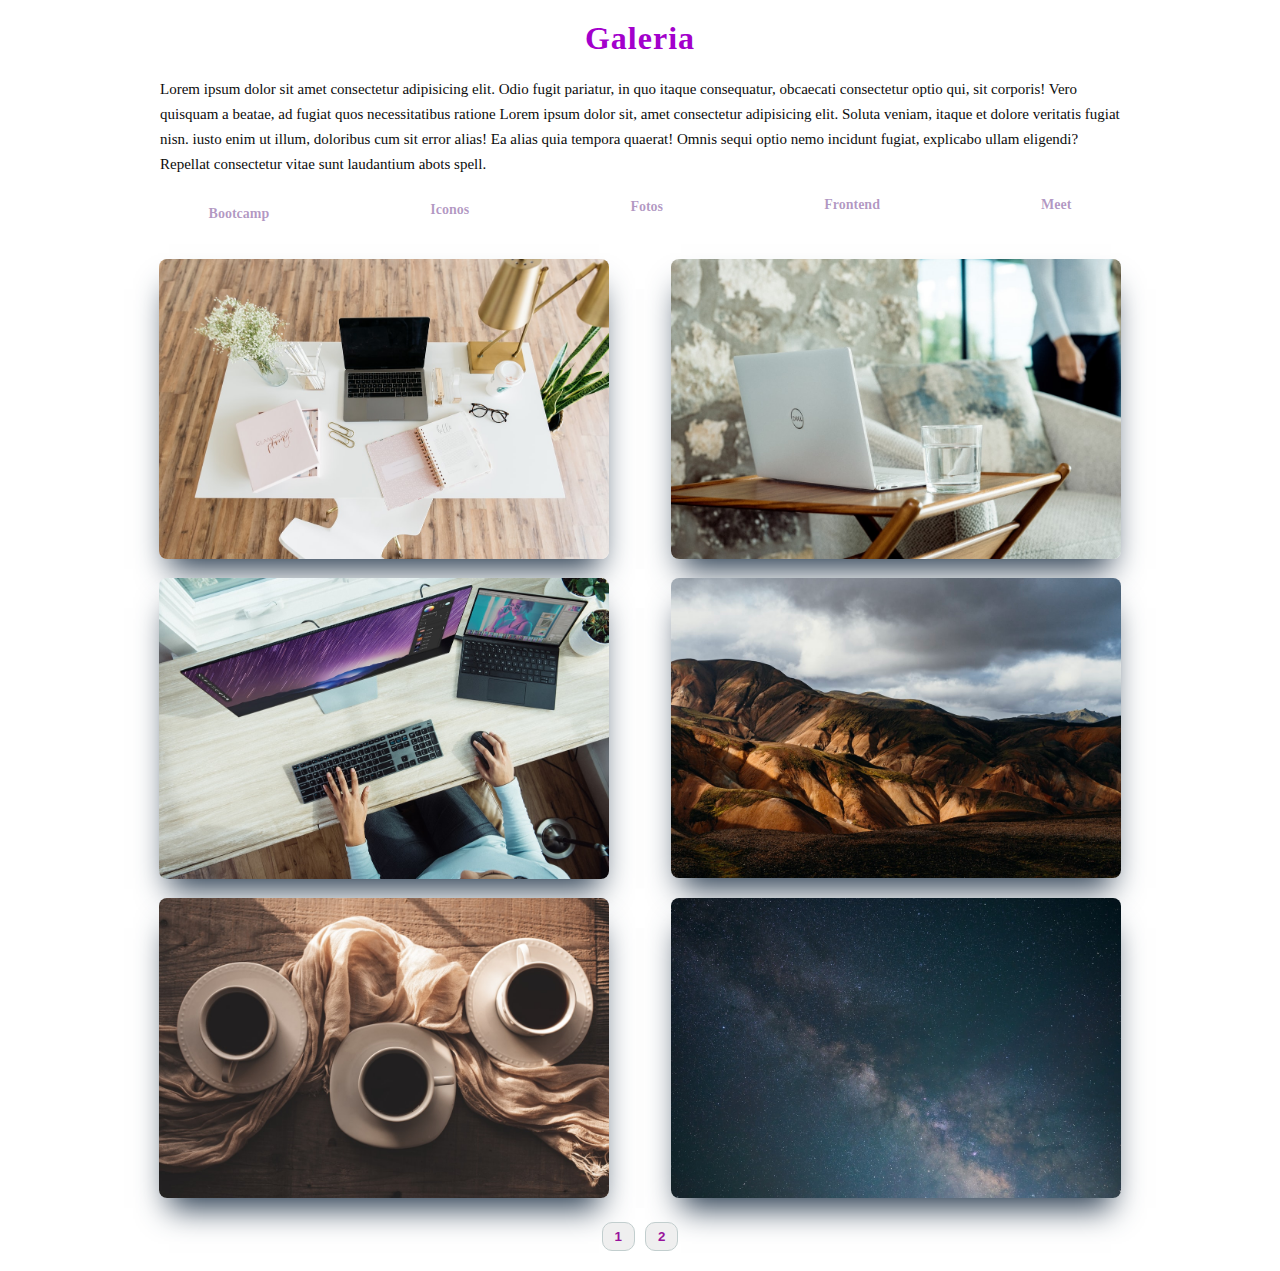
<file: index2.html>
<!DOCTYPE html>
<html lang="en">

<head>
    <meta charset="UTF-8">
    <meta http-equiv="X-UA-Compatible" content="IE=edge">
    <meta name="viewport" content="width=device-width, initial-scale=1.0">
    <title>Bootcamp</title>
    <link rel="stylesheet" href="css/style2.css">
</head>

<body>
    <h1>Galeria</h1>


    <p>
        Lorem ipsum dolor sit amet consectetur adipisicing elit. Odio fugit pariatur, in quo itaque consequatur,
        obcaecati consectetur optio qui, sit corporis! Vero quisquam a beatae, ad fugiat quos necessitatibus ratione
        Lorem ipsum dolor sit, amet consectetur adipisicing elit. Soluta veniam, itaque et dolore veritatis fugiat
        nisn. iusto enim ut illum, doloribus cum sit error alias! Ea alias quia tempora quaerat!
        Omnis sequi optio nemo incidunt fugiat, explicabo ullam eligendi? Repellat consectetur vitae sunt laudantium
        abots spell.
    </p>
    <div class="titles">
        <h2 class="titles_text"><a href="https://www.tzuzulcode.com/bootcamps/YEV2xbGTwkXJZiuQ3Rus" target="_blank"
                rel="noopener noreferrer">Bootcamp</a></h2>
        <h3 class="titles_text"><a href="https://fontawesome.com/" target="_blank" rel="noopener noreferrer">Iconos</a>
        </h3>
        <h4 class="titles_text"><a href="https://unsplash.com/" target="_blank" rel="noopener noreferrer">Fotos</a></h4>
        <h5 class="titles_text"><a href="https://platzi.com/blog/que-es-frontend-y-backend/" target="_blank"
                rel="noopener noreferrer">Frontend</a></h5>
        <h6 class="titles_text"><a href="https://meet.google.com/hrx-facr-qry
            " target="_blank" rel="noopener noreferrer">Meet</a></h6>
    </div>
    <div class="main">
        <div class="hijo"> <img src="img/img_uno.jpg" alt="Cargando imagen..." /></div>
        <div class="hijo"><img src="img/img_dos.jpg"></img>
        </div>
        <div class="hijo"><img src="img/img_tres.jpg"></img>
        </div>
        <div class="hijo"><img src="img/img_cuatro.jpg"></img>
        </div>
        <div class="hijo"><img src="img/img_cinco.jpg"></img>
        </div>
        <div class="hijo"><img src="img/img_seis.jpg"></img>
        </div>
    </div>




    <div class="buttons">
        <a href="index.html"><button>1</button></a>
        <a href="index2.html"><button>2</button></a>
    </div>
</body>

</html>
</file>
<file: css/style2.css>
* {
    margin: 0;
    padding: 0;
    box-sizing: border-box;
}

h1 {
    color: rgb(163, 0, 204);
    font-weight: bold;
    letter-spacing: 1px;
    text-align: center;
    width: 80%;
    margin: 20px auto;
}

.titles {
    width: 80%;
    margin: auto;
    display: flex;
    flex-direction: row;
    justify-content: space-around;
}

.titles .titles_text {
    margin: 20px;
}

.titles .titles_text a {
    text-decoration: none;
    color: rgba(82, 18, 119, 0.438);
    font-size: 14px;
}

.titles .titles_text a:hover {
    color: rgb(82, 18, 119);
    cursor: pointer;

}

p {
    width: 75%;
    margin: auto;
    color: #0c0c0c;
    line-height: 25px;
    font-size: 15px;
}

.main {
    width: 80%;
    margin: auto;
    display: flex;
    flex-flow: row wrap;
    justify-content: space-around;
}

.hijo img {
    width: 450px;
    transition: transform .3s;
    border-radius: 8px;
    box-shadow: rgb(38, 57, 77) 0px 20px 30px -10px;

}

.hijo {
    border: none;
    margin-top: 15px;

}

.hijo img:hover {
    transform: scale(1.05);
    box-shadow: rgb(38, 57, 77) 0px 20px 30px -10px;

}

.buttons {
    width: 80%;
    display: flex;
    justify-content: center;
    margin: auto;
}

.buttons button {
    margin: 20px 5px;
    padding: 6px 12px;
    border: 1px solid rgb(194, 206, 206);
    border-radius: 10px;
    color: rgb(152, 18, 156);
    font-weight: bold;
}

.buttons button:hover {
    background: rgb(152, 18, 156);
    color: aliceblue;
    cursor: pointer;
}

.buttons button a {
    display: inline-block;
    text-decoration: none;
}

.buttons button a:hover {
    background: rgb(152, 18, 156);
    color: aliceblue;
    cursor: pointer;
}
</file>
